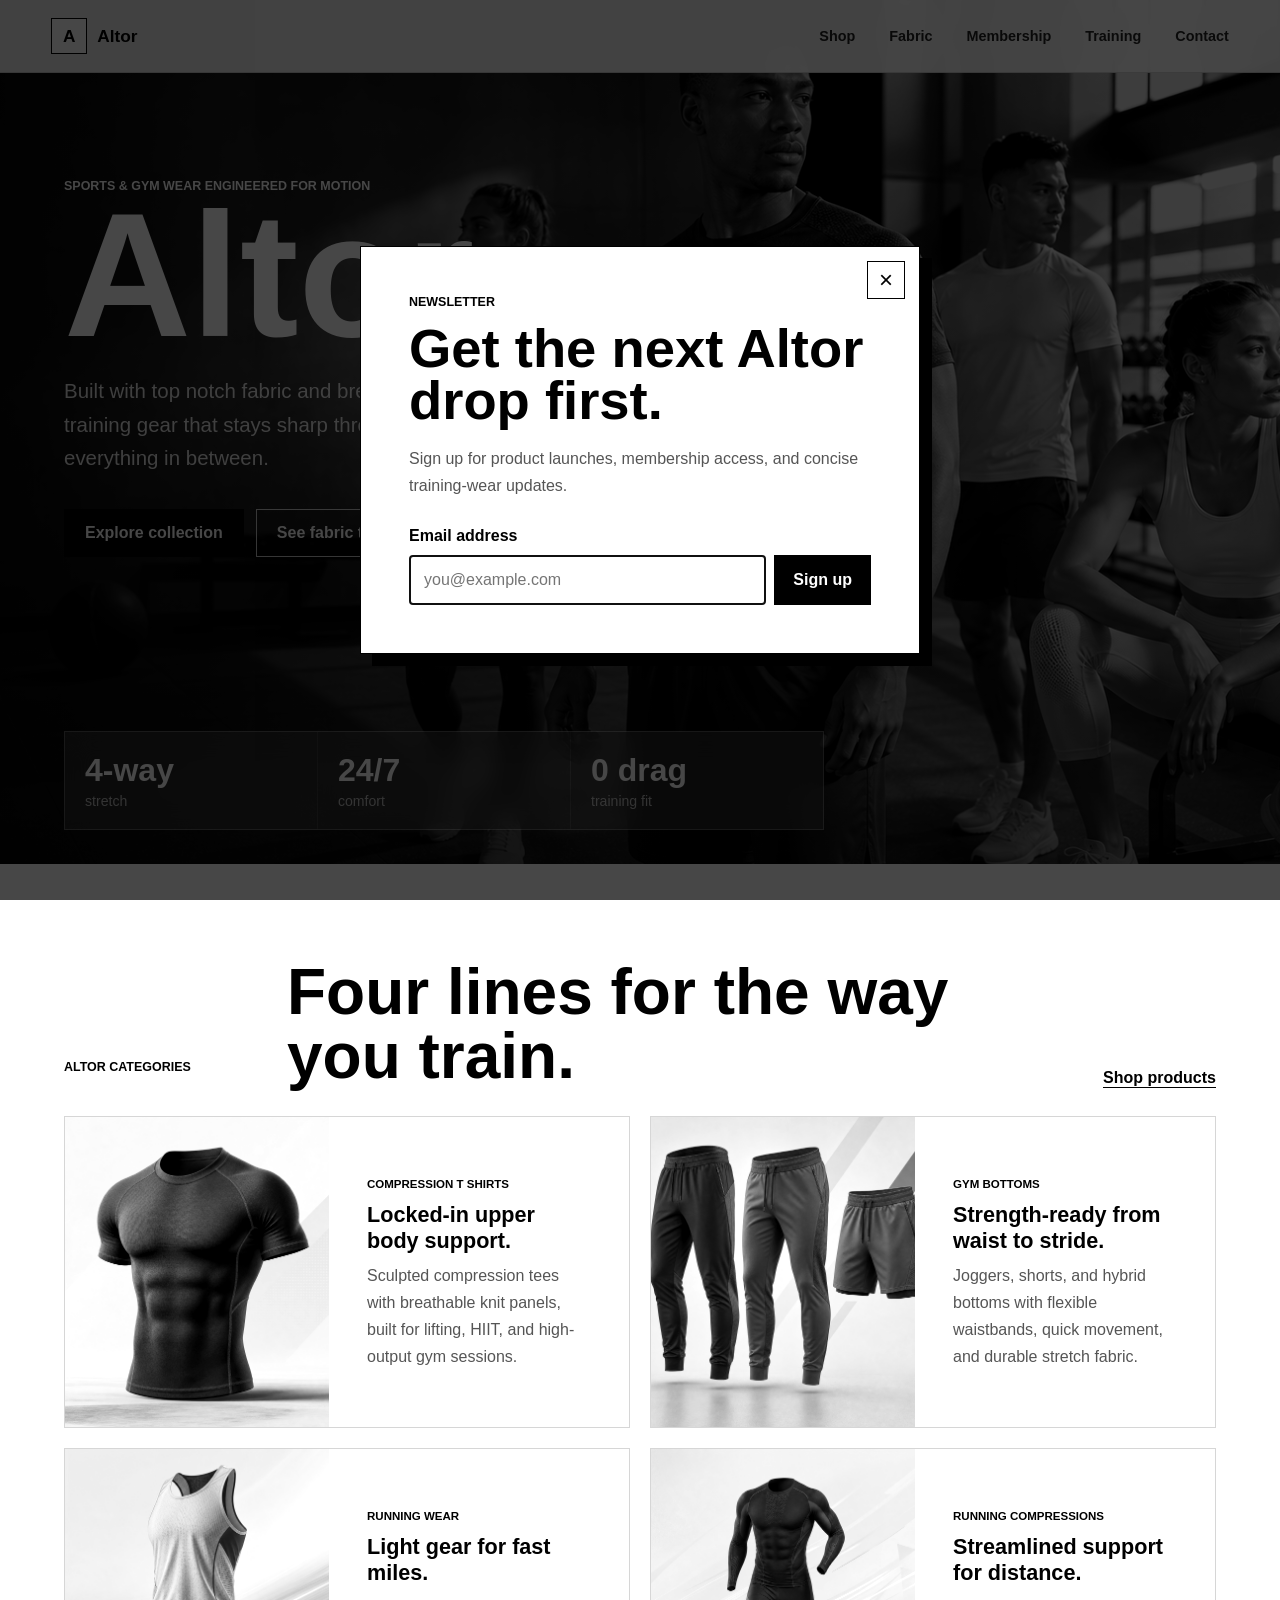
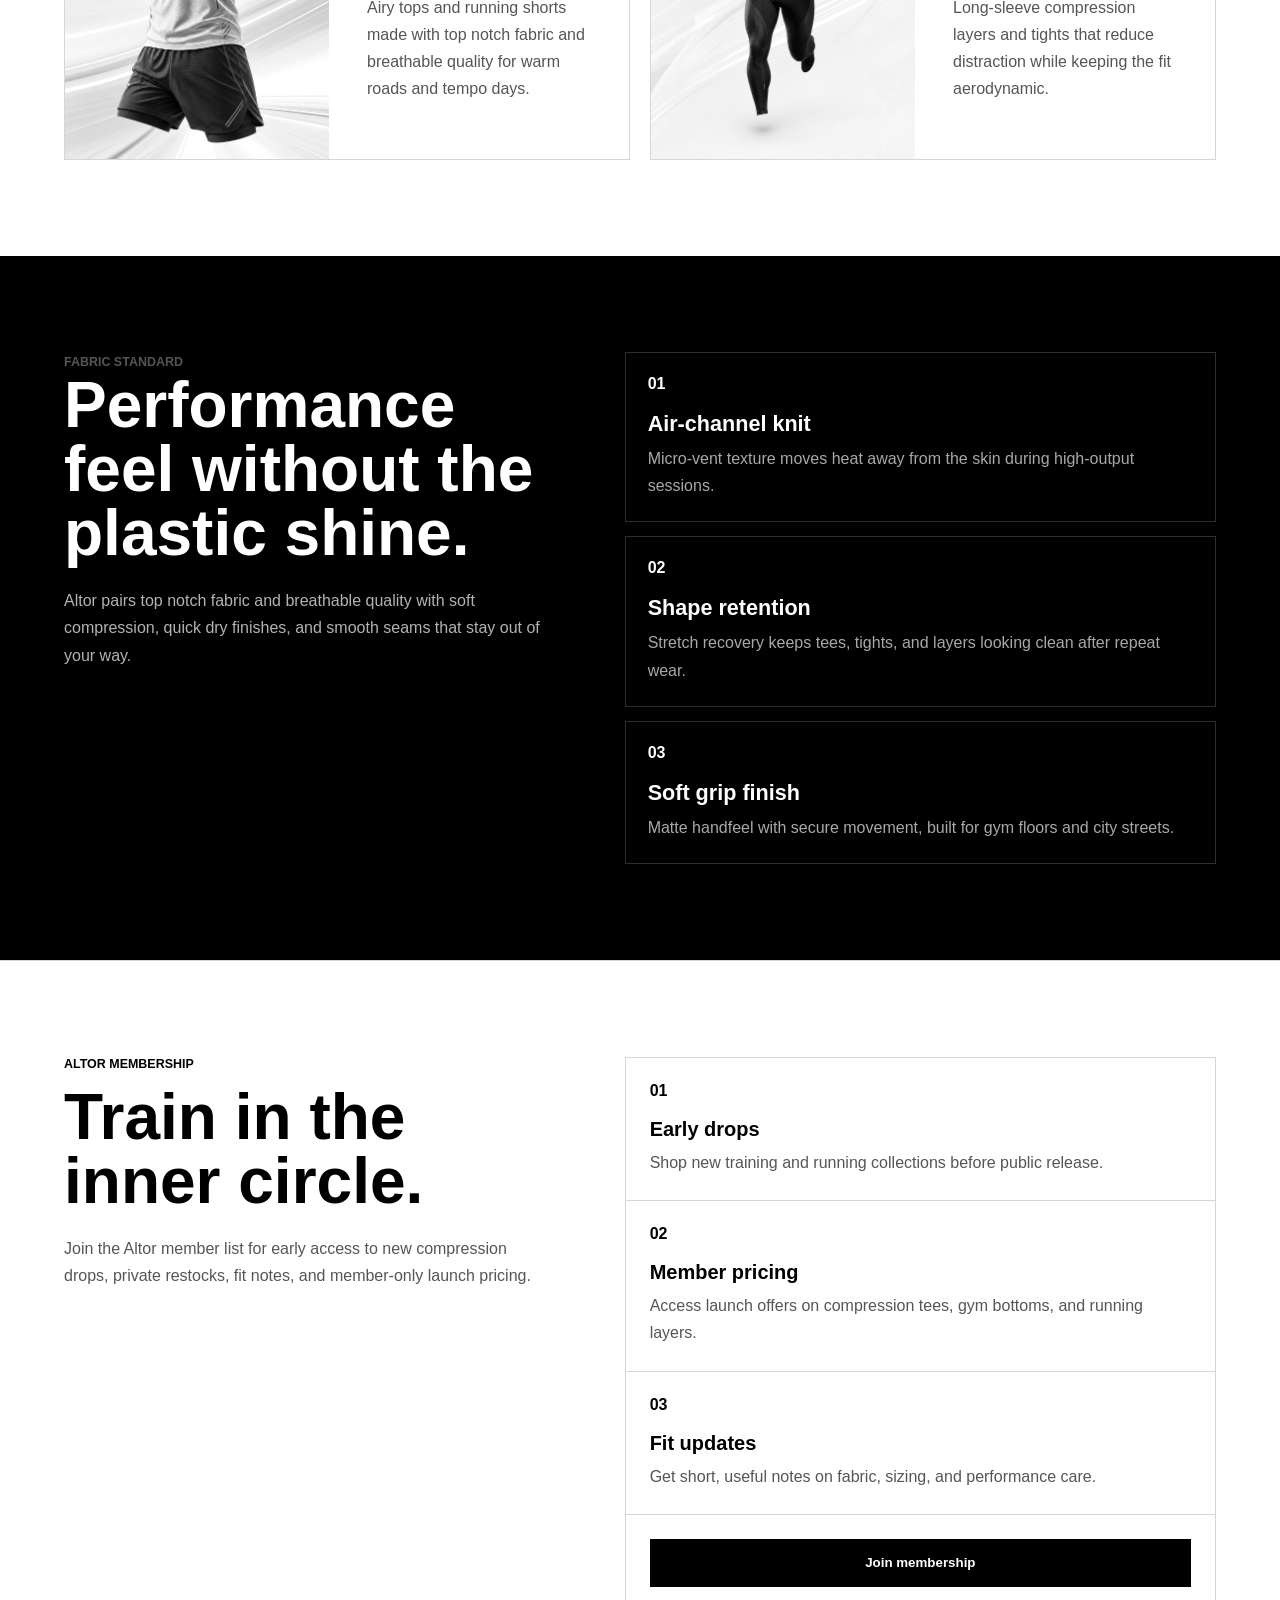
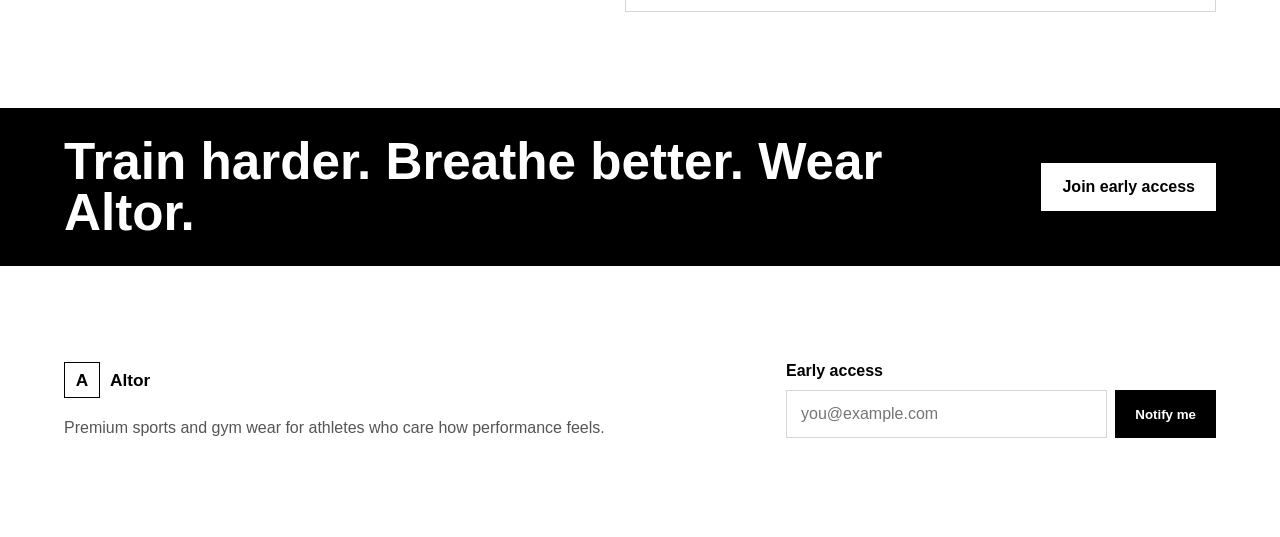
<file: index.html>
<!DOCTYPE html>
<html lang="en">
  <head>
    <meta charset="UTF-8" />
    <meta name="viewport" content="width=device-width, initial-scale=1.0" />
    <title>Altor | Sports & Gym Wear</title>
    <link rel="stylesheet" href="styles.css" />
  </head>
  <body>
    <header class="site-header">
      <a class="brand" href="index.html" aria-label="Altor home">
        <span class="brand-mark">A</span>
        <span>Altor</span>
      </a>
      <nav class="nav-links" aria-label="Primary navigation">
        <a href="shop.html">Shop</a>
        <a href="fabric.html">Fabric</a>
        <a href="membership.html">Membership</a>
        <a href="training.html">Training</a>
        <a href="contact.html">Contact</a>
      </nav>
      <button class="icon-button menu-toggle" type="button" aria-label="Open menu" aria-expanded="false">
        <span></span>
        <span></span>
      </button>
    </header>

    <main id="top">
      <section class="hero" aria-label="Altor performance wear">
        <img class="hero-image" src="assets/altor-hero.png" alt="Athletes wearing premium Altor gym wear" />
        <div class="hero-shade"></div>
        <div class="hero-content">
          <p class="eyebrow">Sports & gym wear engineered for motion</p>
          <h1>Altor</h1>
          <p class="hero-copy">
            Built with top notch fabric and breathable quality, Altor creates training gear that stays sharp through
            heavy lifts, long runs, and everything in between.
          </p>
          <div class="hero-actions">
            <a class="primary-button" href="shop.html">Explore collection</a>
            <a class="secondary-button" href="fabric.html">See fabric tech</a>
          </div>
        </div>
        <div class="hero-stats" aria-label="Brand highlights">
          <article>
            <strong>4-way</strong>
            <span>stretch</span>
          </article>
          <article>
            <strong>24/7</strong>
            <span>comfort</span>
          </article>
          <article>
            <strong>0 drag</strong>
            <span>training fit</span>
          </article>
        </div>
      </section>

      <section class="product-band" id="shop" aria-label="Altor product categories">
        <div class="section-heading">
          <p class="eyebrow">Altor categories</p>
          <h2>Four lines for the way you train.</h2>
          <a class="text-link" href="shop.html">Shop products</a>
        </div>
        <div class="category-grid">
          <article class="category-card">
            <img src="assets/compression-tshirts.png" alt="Altor compression t shirt illustration" />
            <div class="category-copy">
              <span class="tag">Compression T Shirts</span>
              <h3>Locked-in upper body support.</h3>
              <p>
                Sculpted compression tees with breathable knit panels, built for lifting, HIIT, and high-output gym
                sessions.
              </p>
            </div>
          </article>
          <article class="category-card">
            <img src="assets/gym-bottoms.png" alt="Altor gym bottoms illustration" />
            <div class="category-copy">
              <span class="tag">Gym Bottoms</span>
              <h3>Strength-ready from waist to stride.</h3>
              <p>
                Joggers, shorts, and hybrid bottoms with flexible waistbands, quick movement, and durable stretch
                fabric.
              </p>
            </div>
          </article>
          <article class="category-card">
            <img src="assets/running-wear.png" alt="Altor running wear illustration" />
            <div class="category-copy">
              <span class="tag">Running Wear</span>
              <h3>Light gear for fast miles.</h3>
              <p>
                Airy tops and running shorts made with top notch fabric and breathable quality for warm roads and
                tempo days.
              </p>
            </div>
          </article>
          <article class="category-card">
            <img src="assets/running-compressions.png" alt="Altor running compression illustration" />
            <div class="category-copy">
              <span class="tag">Running Compressions</span>
              <h3>Streamlined support for distance.</h3>
              <p>
                Long-sleeve compression layers and tights that reduce distraction while keeping the fit aerodynamic.
              </p>
            </div>
          </article>
        </div>
      </section>

      <section class="fabric-section" id="fabric">
        <div>
          <p class="eyebrow">Fabric standard</p>
          <h2>Performance feel without the plastic shine.</h2>
          <p>
            Altor pairs top notch fabric and breathable quality with soft compression, quick dry finishes, and smooth
            seams that stay out of your way.
          </p>
        </div>
        <div class="fabric-list">
          <article>
            <span>01</span>
            <h3>Air-channel knit</h3>
            <p>Micro-vent texture moves heat away from the skin during high-output sessions.</p>
          </article>
          <article>
            <span>02</span>
            <h3>Shape retention</h3>
            <p>Stretch recovery keeps tees, tights, and layers looking clean after repeat wear.</p>
          </article>
          <article>
            <span>03</span>
            <h3>Soft grip finish</h3>
            <p>Matte handfeel with secure movement, built for gym floors and city streets.</p>
          </article>
        </div>
      </section>

      <section class="membership-section" id="membership" aria-label="Altor membership">
        <div class="membership-copy">
          <p class="eyebrow">Altor membership</p>
          <h2>Train in the inner circle.</h2>
          <p>
            Join the Altor member list for early access to new compression drops, private restocks, fit notes, and
            member-only launch pricing.
          </p>
        </div>
        <div class="membership-panel">
          <article>
            <span>01</span>
            <h3>Early drops</h3>
            <p>Shop new training and running collections before public release.</p>
          </article>
          <article>
            <span>02</span>
            <h3>Member pricing</h3>
            <p>Access launch offers on compression tees, gym bottoms, and running layers.</p>
          </article>
          <article>
            <span>03</span>
            <h3>Fit updates</h3>
            <p>Get short, useful notes on fabric, sizing, and performance care.</p>
          </article>
          <button class="primary-button newsletter-open" type="button">Join membership</button>
        </div>
      </section>

      <section class="training-strip" id="training">
        <p>Train harder. Breathe better. Wear Altor.</p>
        <button class="newsletter-open" type="button">Join early access</button>
      </section>
    </main>

    <footer class="site-footer" id="contact">
      <div>
        <span class="brand footer-brand"><span class="brand-mark">A</span> Altor</span>
        <p>Premium sports and gym wear for athletes who care how performance feels.</p>
      </div>
      <form class="signup-form" aria-label="Join early access">
        <label for="email">Early access</label>
        <div>
          <input id="email" type="email" placeholder="you@example.com" />
          <button type="submit">Notify me</button>
        </div>
      </form>
    </footer>

    <div class="newsletter-modal" id="newsletter-modal" aria-hidden="true">
      <div class="modal-backdrop" data-close-modal></div>
      <section
        class="modal-card"
        role="dialog"
        aria-modal="true"
        aria-labelledby="newsletter-title"
        aria-describedby="newsletter-copy"
      >
        <button class="modal-close" type="button" aria-label="Close newsletter popup" data-close-modal>&times;</button>
        <p class="eyebrow">Newsletter</p>
        <h2 id="newsletter-title">Get the next Altor drop first.</h2>
        <p id="newsletter-copy">
          Sign up for product launches, membership access, and concise training-wear updates.
        </p>
        <form class="modal-form" aria-label="Newsletter signup">
          <label for="modal-email">Email address</label>
          <div>
            <input id="modal-email" type="email" placeholder="you@example.com" required />
            <button type="submit">Sign up</button>
          </div>
        </form>
      </section>
    </div>

    <script src="products.js"></script>
    <script src="script.js"></script>
  </body>
</html>
</file>
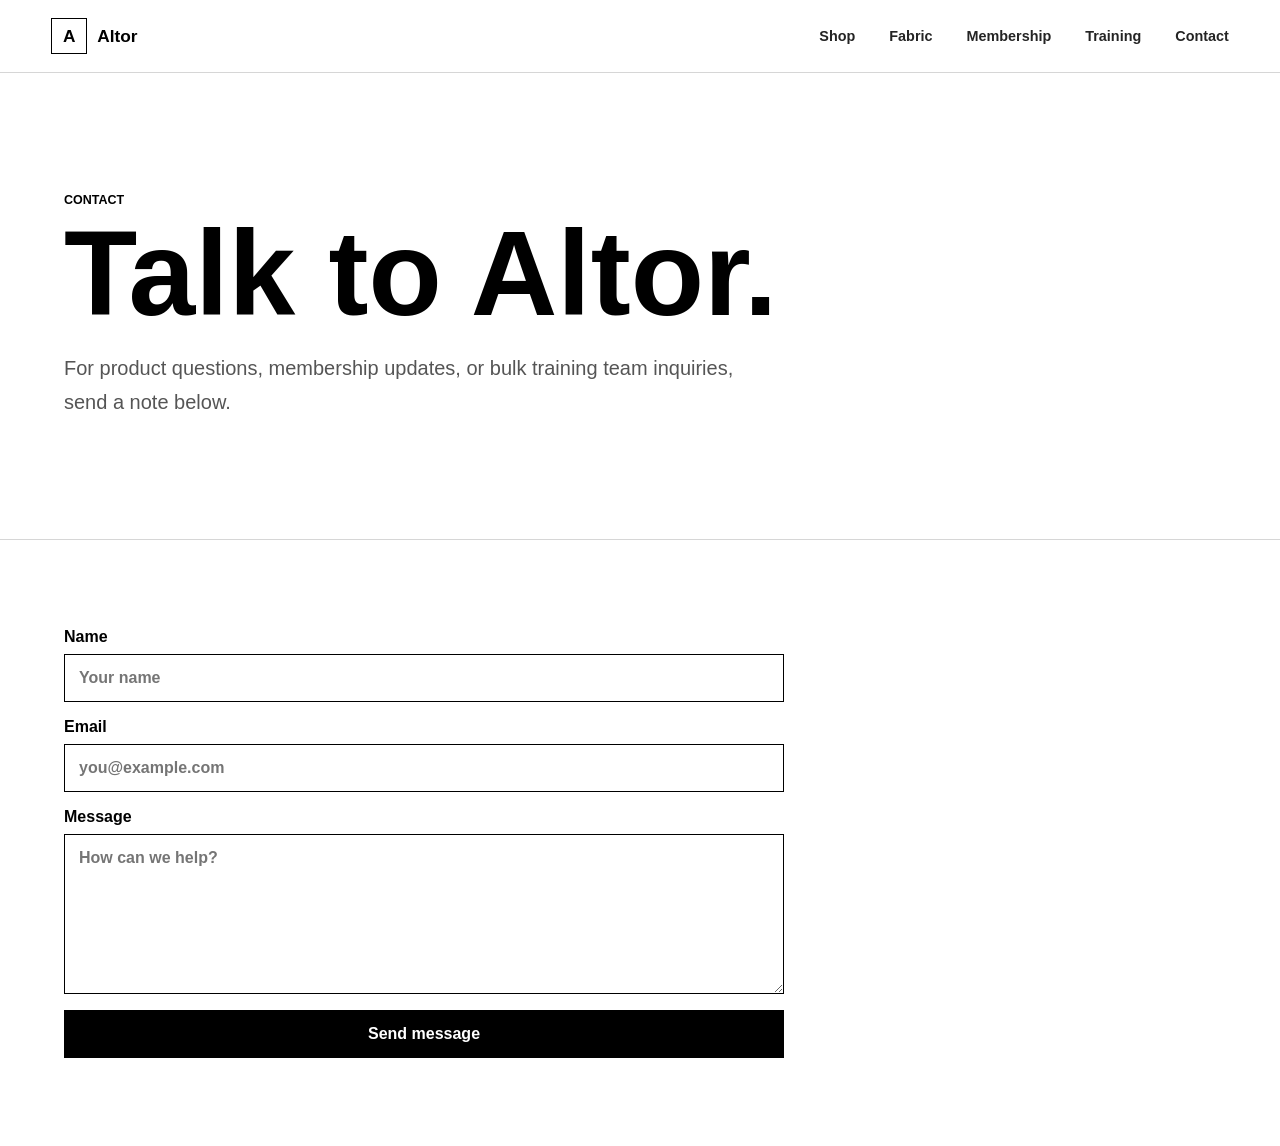
<file: contact.html>
<!DOCTYPE html>
<html lang="en">
  <head>
    <meta charset="UTF-8" />
    <meta name="viewport" content="width=device-width, initial-scale=1.0" />
    <title>Contact | Altor</title>
    <link rel="stylesheet" href="styles.css" />
  </head>
  <body>
    <header class="site-header">
      <a class="brand" href="index.html" aria-label="Altor home"><span class="brand-mark">A</span><span>Altor</span></a>
      <nav class="nav-links" aria-label="Primary navigation">
        <a href="shop.html">Shop</a><a href="fabric.html">Fabric</a><a href="membership.html">Membership</a><a href="training.html">Training</a><a href="contact.html">Contact</a>
      </nav>
      <button class="icon-button menu-toggle" type="button" aria-label="Open menu" aria-expanded="false"><span></span><span></span></button>
    </header>
    <main class="page-main">
      <section class="page-hero">
        <p class="eyebrow">Contact</p>
        <h1>Talk to Altor.</h1>
        <p>For product questions, membership updates, or bulk training team inquiries, send a note below.</p>
      </section>
      <section class="contact-section">
        <form class="contact-form">
          <label>Name<input type="text" placeholder="Your name" /></label>
          <label>Email<input type="email" placeholder="you@example.com" /></label>
          <label>Message<textarea placeholder="How can we help?"></textarea></label>
          <button type="submit">Send message</button>
        </form>
      </section>
    </main>
    <script src="products.js"></script><script src="script.js"></script>
  </body>
</html>
</file>
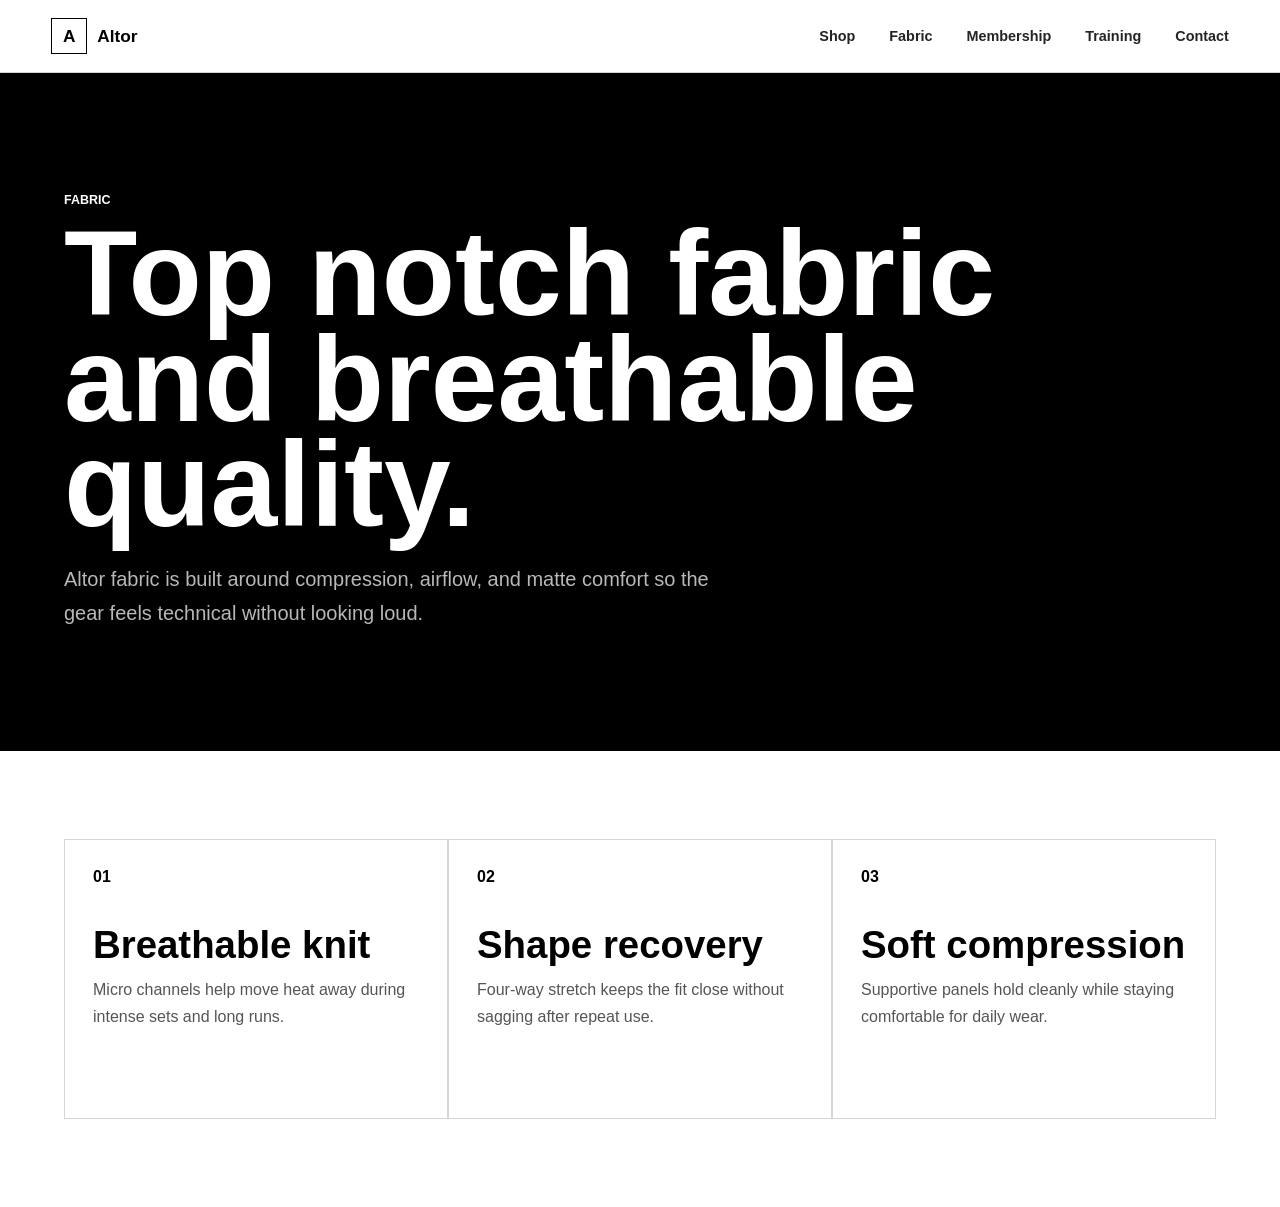
<file: fabric.html>
<!DOCTYPE html>
<html lang="en">
  <head>
    <meta charset="UTF-8" />
    <meta name="viewport" content="width=device-width, initial-scale=1.0" />
    <title>Fabric | Altor</title>
    <link rel="stylesheet" href="styles.css" />
  </head>
  <body>
    <header class="site-header">
      <a class="brand" href="index.html" aria-label="Altor home"><span class="brand-mark">A</span><span>Altor</span></a>
      <nav class="nav-links" aria-label="Primary navigation">
        <a href="shop.html">Shop</a><a href="fabric.html">Fabric</a><a href="membership.html">Membership</a><a href="training.html">Training</a><a href="contact.html">Contact</a>
      </nav>
      <button class="icon-button menu-toggle" type="button" aria-label="Open menu" aria-expanded="false"><span></span><span></span></button>
    </header>
    <main class="page-main">
      <section class="page-hero page-hero-dark">
        <p class="eyebrow">Fabric</p>
        <h1>Top notch fabric and breathable quality.</h1>
        <p>Altor fabric is built around compression, airflow, and matte comfort so the gear feels technical without looking loud.</p>
      </section>
      <section class="info-grid">
        <article><span>01</span><h2>Breathable knit</h2><p>Micro channels help move heat away during intense sets and long runs.</p></article>
        <article><span>02</span><h2>Shape recovery</h2><p>Four-way stretch keeps the fit close without sagging after repeat use.</p></article>
        <article><span>03</span><h2>Soft compression</h2><p>Supportive panels hold cleanly while staying comfortable for daily wear.</p></article>
      </section>
    </main>
    <script src="products.js"></script><script src="script.js"></script>
  </body>
</html>
</file>
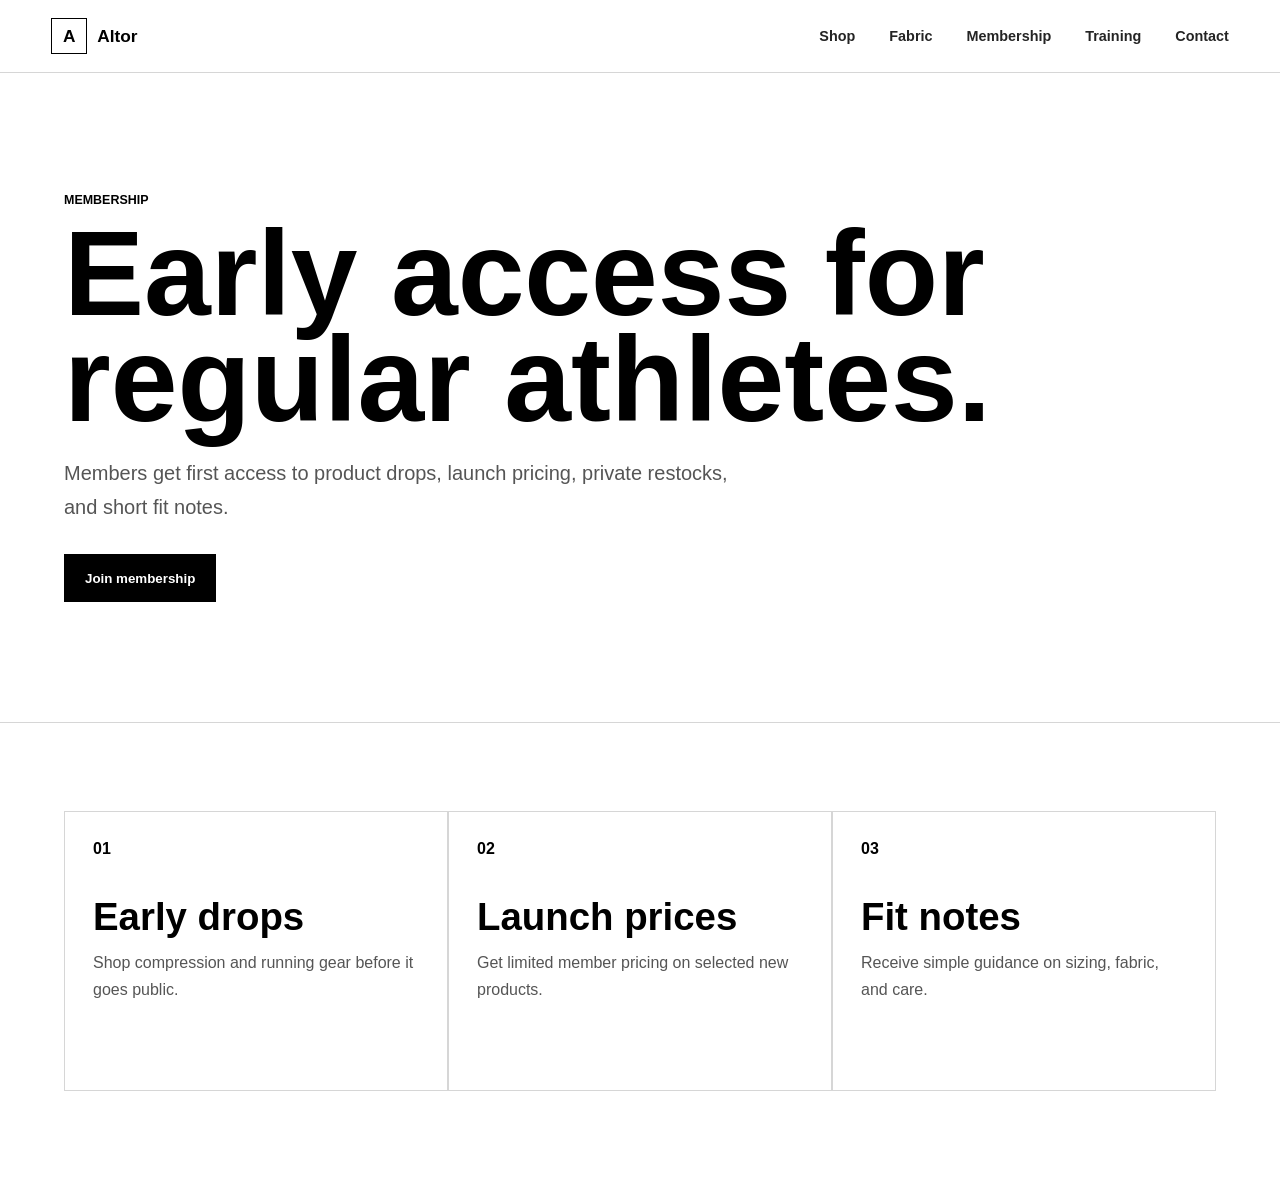
<file: membership.html>
<!DOCTYPE html>
<html lang="en">
  <head>
    <meta charset="UTF-8" />
    <meta name="viewport" content="width=device-width, initial-scale=1.0" />
    <title>Membership | Altor</title>
    <link rel="stylesheet" href="styles.css" />
  </head>
  <body>
    <header class="site-header">
      <a class="brand" href="index.html" aria-label="Altor home"><span class="brand-mark">A</span><span>Altor</span></a>
      <nav class="nav-links" aria-label="Primary navigation">
        <a href="shop.html">Shop</a><a href="fabric.html">Fabric</a><a href="membership.html">Membership</a><a href="training.html">Training</a><a href="contact.html">Contact</a>
      </nav>
      <button class="icon-button menu-toggle" type="button" aria-label="Open menu" aria-expanded="false"><span></span><span></span></button>
    </header>
    <main class="page-main">
      <section class="page-hero">
        <p class="eyebrow">Membership</p>
        <h1>Early access for regular athletes.</h1>
        <p>Members get first access to product drops, launch pricing, private restocks, and short fit notes.</p>
        <button class="primary-button newsletter-open" type="button">Join membership</button>
      </section>
      <section class="info-grid">
        <article><span>01</span><h2>Early drops</h2><p>Shop compression and running gear before it goes public.</p></article>
        <article><span>02</span><h2>Launch prices</h2><p>Get limited member pricing on selected new products.</p></article>
        <article><span>03</span><h2>Fit notes</h2><p>Receive simple guidance on sizing, fabric, and care.</p></article>
      </section>
    </main>
    <div class="newsletter-modal" id="newsletter-modal" aria-hidden="true">
      <div class="modal-backdrop" data-close-modal></div>
      <section class="modal-card" role="dialog" aria-modal="true" aria-labelledby="newsletter-title">
        <button class="modal-close" type="button" aria-label="Close newsletter popup" data-close-modal>&times;</button>
        <p class="eyebrow">Newsletter</p>
        <h2 id="newsletter-title">Get the next Altor drop first.</h2>
        <p>Sign up for product launches, membership access, and concise training-wear updates.</p>
        <form class="modal-form" aria-label="Newsletter signup"><label for="modal-email">Email address</label><div><input id="modal-email" type="email" placeholder="you@example.com" required /><button type="submit">Sign up</button></div></form>
      </section>
    </div>
    <script src="products.js"></script><script src="script.js"></script>
  </body>
</html>
</file>
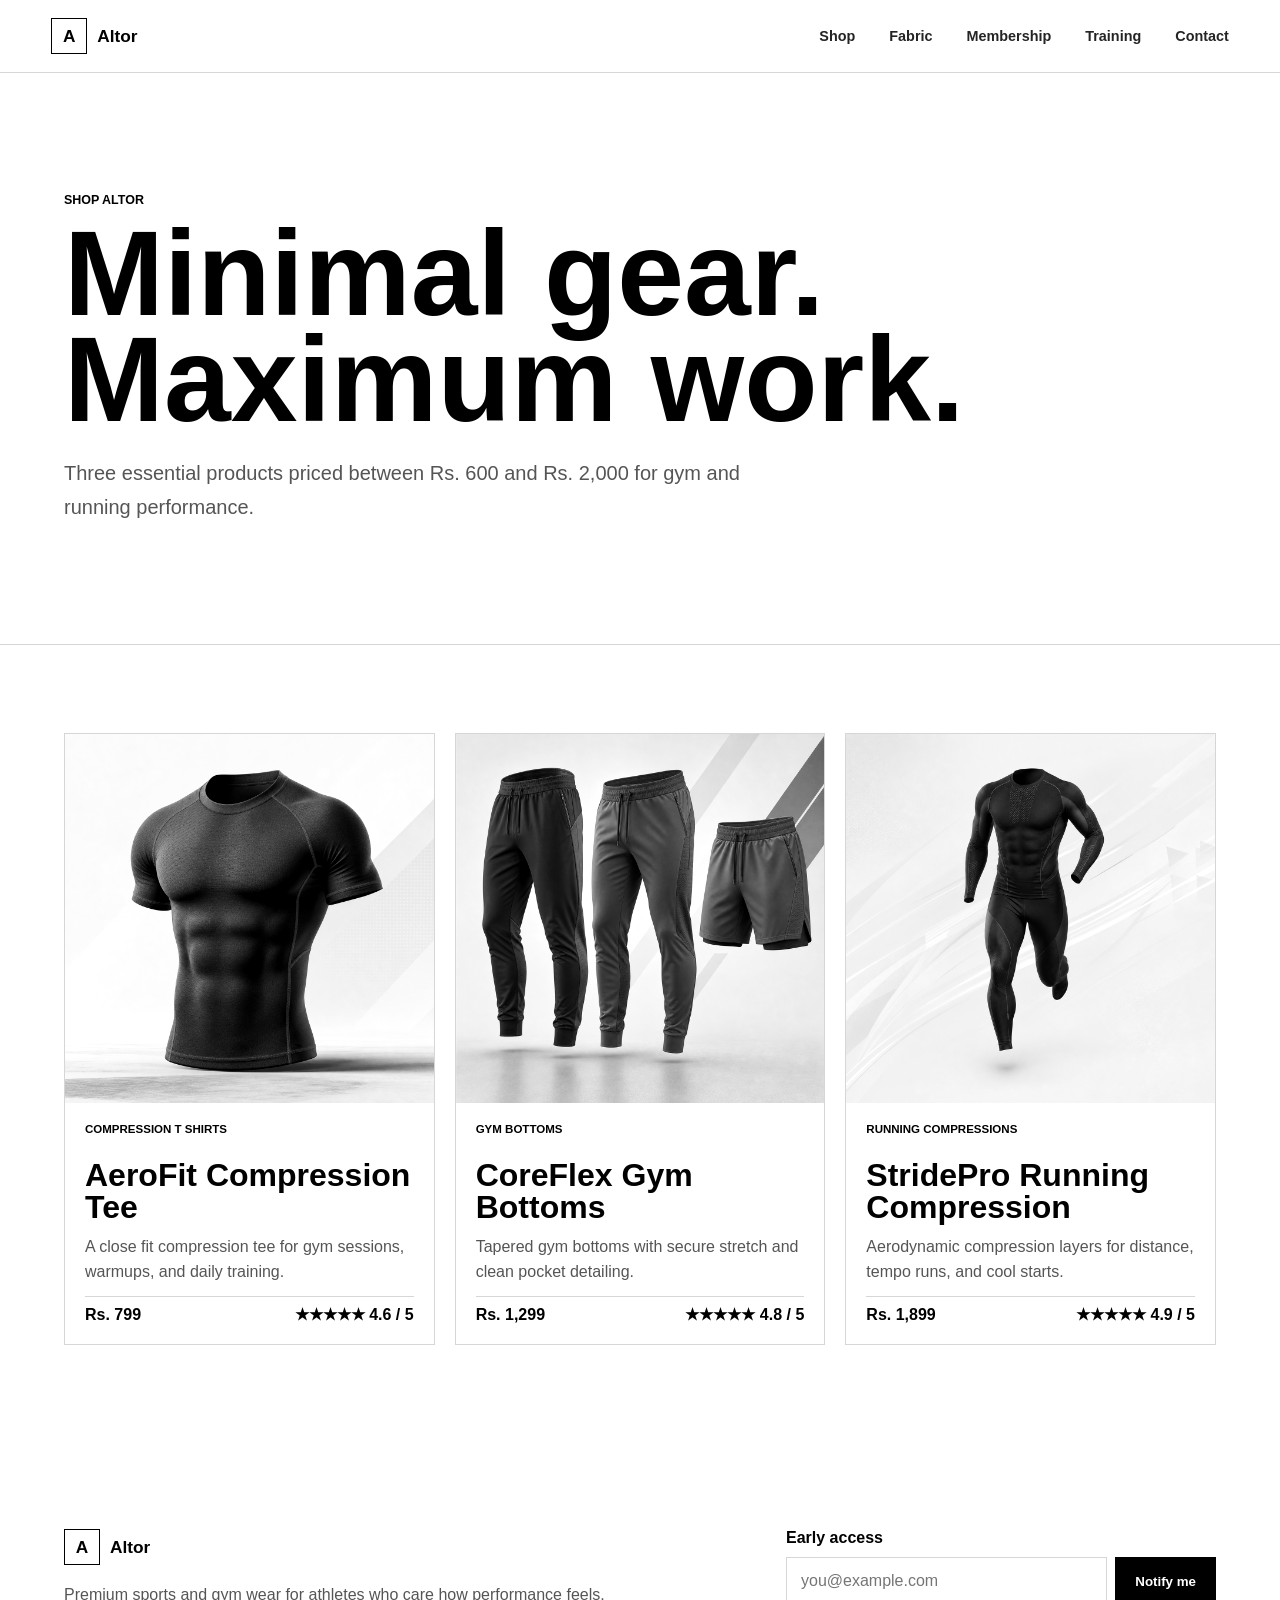
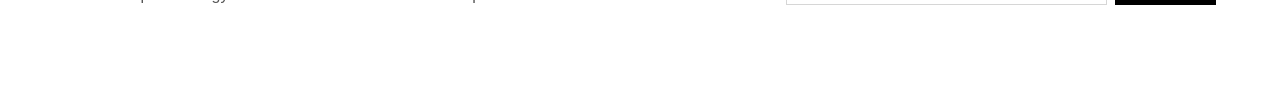
<file: shop.html>
<!DOCTYPE html>
<html lang="en">
  <head>
    <meta charset="UTF-8" />
    <meta name="viewport" content="width=device-width, initial-scale=1.0" />
    <title>Shop | Altor</title>
    <link rel="stylesheet" href="styles.css" />
  </head>
  <body>
    <header class="site-header">
      <a class="brand" href="index.html" aria-label="Altor home">
        <span class="brand-mark">A</span>
        <span>Altor</span>
      </a>
      <nav class="nav-links" aria-label="Primary navigation">
        <a href="shop.html">Shop</a>
        <a href="fabric.html">Fabric</a>
        <a href="membership.html">Membership</a>
        <a href="training.html">Training</a>
        <a href="contact.html">Contact</a>
      </nav>
      <button class="icon-button menu-toggle" type="button" aria-label="Open menu" aria-expanded="false">
        <span></span>
        <span></span>
      </button>
    </header>

    <main class="page-main">
      <section class="page-hero">
        <p class="eyebrow">Shop Altor</p>
        <h1>Minimal gear. Maximum work.</h1>
        <p>Three essential products priced between Rs. 600 and Rs. 2,000 for gym and running performance.</p>
      </section>

      <section class="shop-section" aria-label="Altor products">
        <div class="product-list" data-product-list></div>
      </section>
    </main>

    <footer class="site-footer" id="contact">
      <div>
        <span class="brand footer-brand"><span class="brand-mark">A</span> Altor</span>
        <p>Premium sports and gym wear for athletes who care how performance feels.</p>
      </div>
      <form class="signup-form" aria-label="Join early access">
        <label for="email">Early access</label>
        <div>
          <input id="email" type="email" placeholder="you@example.com" />
          <button type="submit">Notify me</button>
        </div>
      </form>
    </footer>

    <script src="products.js"></script>
    <script src="script.js"></script>
  </body>
</html>
</file>
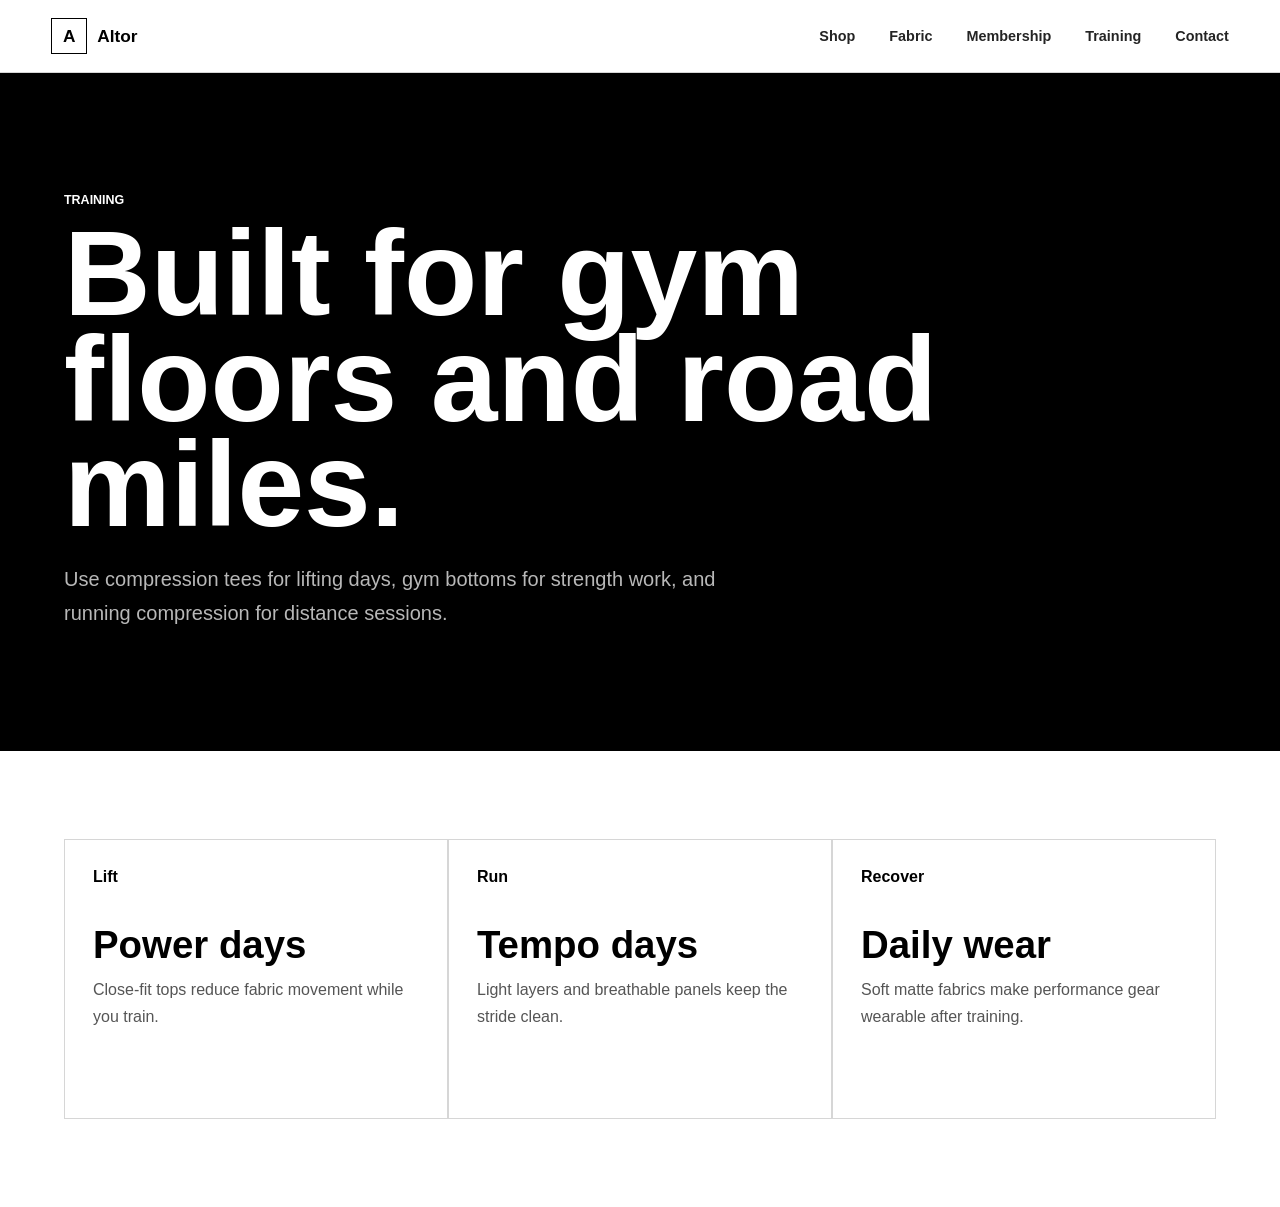
<file: training.html>
<!DOCTYPE html>
<html lang="en">
  <head>
    <meta charset="UTF-8" />
    <meta name="viewport" content="width=device-width, initial-scale=1.0" />
    <title>Training | Altor</title>
    <link rel="stylesheet" href="styles.css" />
  </head>
  <body>
    <header class="site-header">
      <a class="brand" href="index.html" aria-label="Altor home"><span class="brand-mark">A</span><span>Altor</span></a>
      <nav class="nav-links" aria-label="Primary navigation">
        <a href="shop.html">Shop</a><a href="fabric.html">Fabric</a><a href="membership.html">Membership</a><a href="training.html">Training</a><a href="contact.html">Contact</a>
      </nav>
      <button class="icon-button menu-toggle" type="button" aria-label="Open menu" aria-expanded="false"><span></span><span></span></button>
    </header>
    <main class="page-main">
      <section class="page-hero page-hero-dark">
        <p class="eyebrow">Training</p>
        <h1>Built for gym floors and road miles.</h1>
        <p>Use compression tees for lifting days, gym bottoms for strength work, and running compression for distance sessions.</p>
      </section>
      <section class="info-grid">
        <article><span>Lift</span><h2>Power days</h2><p>Close-fit tops reduce fabric movement while you train.</p></article>
        <article><span>Run</span><h2>Tempo days</h2><p>Light layers and breathable panels keep the stride clean.</p></article>
        <article><span>Recover</span><h2>Daily wear</h2><p>Soft matte fabrics make performance gear wearable after training.</p></article>
      </section>
    </main>
    <script src="products.js"></script><script src="script.js"></script>
  </body>
</html>
</file>
<file: styles.css>
:root {
  --ink: #000000;
  --muted: #555555;
  --paper: #ffffff;
  --soft: #f4f4f4;
  --line: rgba(0, 0, 0, 0.16);
  --dark-line: rgba(255, 255, 255, 0.18);
  --white: #ffffff;
}

* {
  box-sizing: border-box;
}

html {
  scroll-behavior: smooth;
}

body {
  margin: 0;
  color: var(--ink);
  background: var(--paper);
  font-family: Arial, Helvetica, sans-serif;
}

a {
  color: inherit;
  text-decoration: none;
}

.site-header {
  position: fixed;
  inset: 0 0 auto;
  z-index: 10;
  display: flex;
  align-items: center;
  justify-content: space-between;
  gap: 24px;
  padding: 18px clamp(18px, 4vw, 56px);
  color: var(--ink);
  background: rgba(255, 255, 255, 0.92);
  border-bottom: 1px solid var(--line);
  backdrop-filter: blur(18px);
}

.brand {
  display: inline-flex;
  align-items: center;
  gap: 10px;
  font-weight: 800;
  font-size: 1.08rem;
}

.brand-mark {
  display: grid;
  width: 36px;
  height: 36px;
  place-items: center;
  color: var(--ink);
  background: var(--white);
  border: 1px solid var(--ink);
  font-weight: 800;
}

.nav-links {
  display: flex;
  align-items: center;
  gap: clamp(16px, 3vw, 34px);
  font-size: 0.9rem;
  font-weight: 600;
}

.nav-links a {
  opacity: 0.86;
}

.nav-links a:hover {
  opacity: 1;
}

.icon-button {
  display: none;
  width: 42px;
  height: 42px;
  border: 1px solid var(--ink);
  border-radius: 0;
  background: var(--white);
}

.icon-button span {
  display: block;
  width: 17px;
  height: 2px;
  margin: 5px auto;
  background: var(--ink);
}

.hero {
  position: relative;
  min-height: 96vh;
  display: grid;
  align-items: center;
  overflow: hidden;
  padding: 110px clamp(18px, 5vw, 72px) 34px;
  color: var(--white);
  background: var(--ink);
}

.hero-image,
.hero-shade {
  position: absolute;
  inset: 0;
}

.hero-image {
  width: 100%;
  height: 100%;
  object-fit: cover;
  object-position: 64% center;
  filter: grayscale(1) contrast(1.08);
}

.hero-shade {
  background:
    linear-gradient(90deg, rgba(0, 0, 0, 0.82) 0%, rgba(0, 0, 0, 0.52) 36%, rgba(0, 0, 0, 0.1) 72%),
    linear-gradient(0deg, rgba(0, 0, 0, 0.45), rgba(0, 0, 0, 0.04) 45%);
}

.hero-content {
  position: relative;
  z-index: 1;
  width: min(650px, 100%);
  padding-top: 34px;
}

.eyebrow {
  margin: 0 0 14px;
  color: currentColor;
  font-size: 0.78rem;
  font-weight: 800;
  text-transform: uppercase;
}

.hero h1 {
  margin: 0;
  font-size: clamp(4.8rem, 14vw, 11rem);
  line-height: 0.78;
  font-weight: 800;
}

.hero-copy {
  max-width: 590px;
  margin: 30px 0 0;
  color: rgba(255, 255, 255, 0.88);
  font-size: clamp(1.02rem, 2vw, 1.28rem);
  line-height: 1.65;
}

.hero-actions {
  display: flex;
  flex-wrap: wrap;
  gap: 12px;
  margin-top: 34px;
}

.primary-button,
.secondary-button,
.training-strip a,
.signup-form button {
  min-height: 48px;
  display: inline-flex;
  align-items: center;
  justify-content: center;
  border: 1px solid transparent;
  border-radius: 0;
  padding: 0 20px;
  font-weight: 800;
  cursor: pointer;
}

.primary-button,
.signup-form button {
  color: var(--white);
  background: var(--ink);
}

.secondary-button {
  color: var(--white);
  border-color: rgba(255, 255, 255, 0.76);
  background: rgba(0, 0, 0, 0.18);
}

.hero-stats {
  position: relative;
  z-index: 1;
  display: grid;
  grid-template-columns: repeat(3, minmax(0, 1fr));
  gap: 1px;
  width: min(760px, 100%);
  align-self: end;
  margin-top: 70px;
  background: rgba(255, 255, 255, 0.18);
  border: 1px solid rgba(255, 255, 255, 0.18);
}

.hero-stats article {
  padding: 20px;
  background: rgba(0, 0, 0, 0.3);
  backdrop-filter: blur(12px);
}

.hero-stats strong,
.hero-stats span {
  display: block;
}

.hero-stats strong {
  font-size: clamp(1.35rem, 4vw, 2rem);
}

.hero-stats span {
  margin-top: 4px;
  color: rgba(255, 255, 255, 0.68);
  font-size: 0.88rem;
}

.product-band,
.fabric-section,
.membership-section,
.site-footer {
  padding: clamp(56px, 8vw, 96px) clamp(18px, 5vw, 72px);
}

.section-heading {
  display: flex;
  align-items: end;
  justify-content: space-between;
  gap: 28px;
  margin-bottom: 28px;
}

.text-link {
  flex: 0 0 auto;
  border-bottom: 1px solid currentColor;
  font-weight: 800;
}

.section-heading h2,
.fabric-section h2 {
  max-width: 720px;
  margin: 0;
  font-size: clamp(2.1rem, 5vw, 4.2rem);
  line-height: 1;
}

.category-grid {
  display: grid;
  grid-template-columns: repeat(2, minmax(0, 1fr));
  gap: 20px;
}

.category-card {
  display: grid;
  grid-template-columns: minmax(220px, 0.88fr) minmax(0, 1fr);
  align-items: center;
  overflow: hidden;
  border: 1px solid var(--line);
  border-radius: 0;
  background: var(--white);
}

.category-card img {
  width: 100%;
  height: 100%;
  min-height: 310px;
  object-fit: cover;
  background: var(--soft);
  filter: grayscale(1) contrast(1.08);
}

.category-copy {
  padding: clamp(22px, 4vw, 38px);
}

.tag {
  display: inline-flex;
  margin-bottom: 12px;
  color: var(--ink);
  font-size: 0.72rem;
  font-weight: 800;
  text-transform: uppercase;
}

.category-card h3,
.fabric-list h3 {
  margin: 0 0 8px;
  font-size: 1.35rem;
}

.category-card p,
.fabric-section p,
.site-footer p {
  margin: 0;
  color: var(--muted);
  line-height: 1.7;
}

.fabric-section {
  display: grid;
  grid-template-columns: minmax(0, 0.9fr) minmax(0, 1.1fr);
  gap: clamp(28px, 6vw, 82px);
  background: var(--ink);
  color: var(--white);
}

.fabric-section > div > p:not(.eyebrow) {
  max-width: 560px;
  margin-top: 22px;
  color: rgba(255, 255, 255, 0.7);
}

.fabric-list {
  display: grid;
  gap: 14px;
}

.fabric-list article {
  padding: 22px;
  border: 1px solid var(--dark-line);
  border-radius: 0;
  background: transparent;
}

.fabric-list span {
  display: inline-flex;
  margin-bottom: 18px;
  color: var(--white);
  font-weight: 800;
}

.fabric-list p {
  color: rgba(255, 255, 255, 0.66);
}

.membership-section {
  display: grid;
  grid-template-columns: minmax(0, 0.9fr) minmax(0, 1.1fr);
  gap: clamp(28px, 6vw, 82px);
  background: var(--white);
  border-top: 1px solid var(--line);
}

.membership-copy h2 {
  max-width: 720px;
  margin: 0;
  font-size: clamp(2.1rem, 5vw, 4.2rem);
  line-height: 1;
}

.membership-copy p:not(.eyebrow) {
  max-width: 560px;
  margin: 22px 0 0;
  color: var(--muted);
  line-height: 1.7;
}

.membership-panel {
  display: grid;
  gap: 0;
  border: 1px solid var(--line);
}

.membership-panel article {
  padding: 24px;
  border-bottom: 1px solid var(--line);
}

.membership-panel span {
  display: inline-flex;
  margin-bottom: 18px;
  font-weight: 800;
}

.membership-panel h3 {
  margin: 0 0 8px;
  font-size: 1.25rem;
}

.membership-panel p {
  margin: 0;
  color: var(--muted);
  line-height: 1.7;
}

.membership-panel .primary-button {
  width: calc(100% - 48px);
  margin: 24px;
  border: 0;
}

.training-strip {
  display: flex;
  align-items: center;
  justify-content: space-between;
  gap: 22px;
  padding: 28px clamp(18px, 5vw, 72px);
  color: var(--white);
  background: var(--ink);
}

.training-strip p {
  margin: 0;
  font-size: clamp(1.45rem, 4vw, 3.4rem);
  font-weight: 800;
  line-height: 1;
}

.training-strip button {
  flex: 0 0 auto;
  min-height: 48px;
  border: 1px solid var(--white);
  border-radius: 0;
  padding: 0 20px;
  color: var(--ink);
  background: var(--white);
  font: inherit;
  font-weight: 800;
  cursor: pointer;
}

.site-footer {
  display: flex;
  justify-content: space-between;
  gap: 28px;
  background: var(--paper);
}

.footer-brand {
  margin-bottom: 16px;
}

.signup-form {
  width: min(430px, 100%);
}

.signup-form label {
  display: block;
  margin-bottom: 10px;
  font-weight: 800;
}

.signup-form div {
  display: flex;
  gap: 8px;
}

.signup-form input {
  width: 100%;
  min-height: 48px;
  border: 1px solid var(--line);
  border-radius: 0;
  padding: 0 14px;
  font: inherit;
}

.signup-form button {
  flex: 0 0 auto;
  border: 0;
}

.newsletter-modal {
  position: fixed;
  inset: 0;
  z-index: 30;
  display: none;
  place-items: center;
  padding: 18px;
}

.newsletter-modal.is-open {
  display: grid;
}

.modal-backdrop {
  position: absolute;
  inset: 0;
  background: rgba(0, 0, 0, 0.72);
}

.modal-card {
  position: relative;
  z-index: 1;
  width: min(560px, 100%);
  padding: clamp(28px, 5vw, 48px);
  color: var(--ink);
  background: var(--white);
  border: 1px solid var(--ink);
  box-shadow: 12px 12px 0 var(--ink);
}

.modal-card h2 {
  margin: 0;
  font-size: clamp(2rem, 6vw, 3.4rem);
  line-height: 0.96;
}

.modal-card p:not(.eyebrow) {
  margin: 18px 0 0;
  color: var(--muted);
  line-height: 1.7;
}

.modal-close {
  position: absolute;
  top: 14px;
  right: 14px;
  width: 38px;
  height: 38px;
  border: 1px solid var(--ink);
  color: var(--ink);
  background: var(--white);
  font-size: 1.5rem;
  line-height: 1;
  cursor: pointer;
}

.modal-form {
  margin-top: 28px;
}

.modal-form label {
  display: block;
  margin-bottom: 10px;
  font-weight: 800;
}

.modal-form div {
  display: flex;
  gap: 8px;
}

.modal-form input {
  width: 100%;
  min-height: 50px;
  border: 1px solid var(--ink);
  border-radius: 0;
  padding: 0 14px;
  font: inherit;
}

.modal-form button {
  flex: 0 0 auto;
  min-height: 50px;
  border: 1px solid var(--ink);
  padding: 0 18px;
  color: var(--white);
  background: var(--ink);
  font: inherit;
  font-weight: 800;
  cursor: pointer;
}

.page-main {
  padding-top: 73px;
}

.page-hero {
  padding: clamp(70px, 10vw, 120px) clamp(18px, 5vw, 72px);
  border-bottom: 1px solid var(--line);
  background: var(--white);
}

.page-hero-dark {
  color: var(--white);
  background: var(--ink);
}

.page-hero h1 {
  max-width: 960px;
  margin: 0;
  font-size: clamp(3rem, 10vw, 7.5rem);
  line-height: 0.88;
}

.page-hero p:not(.eyebrow) {
  max-width: 680px;
  margin: 24px 0 0;
  color: var(--muted);
  font-size: clamp(1rem, 2vw, 1.25rem);
  line-height: 1.7;
}

.page-hero-dark p:not(.eyebrow) {
  color: rgba(255, 255, 255, 0.72);
}

.page-hero .primary-button {
  margin-top: 30px;
}

.shop-section,
.info-grid,
.contact-section {
  padding: clamp(46px, 7vw, 88px) clamp(18px, 5vw, 72px);
}

.product-list {
  display: grid;
  grid-template-columns: repeat(3, minmax(0, 1fr));
  gap: 20px;
}

.store-card {
  display: grid;
  color: var(--ink);
  border: 1px solid var(--line);
  background: var(--white);
}

.store-card img {
  width: 100%;
  aspect-ratio: 1;
  object-fit: cover;
  background: var(--soft);
  filter: grayscale(1) contrast(1.08);
}

.store-card-body {
  display: grid;
  gap: 12px;
  padding: 20px;
}

.store-card h2 {
  margin: 0;
  font-size: clamp(1.3rem, 3vw, 2rem);
  line-height: 1;
}

.store-card p {
  margin: 0;
  color: var(--muted);
  line-height: 1.55;
}

.product-meta {
  display: flex;
  flex-wrap: wrap;
  gap: 10px;
  align-items: center;
  justify-content: space-between;
  padding-top: 8px;
  border-top: 1px solid var(--line);
  font-weight: 800;
}

.rating {
  white-space: nowrap;
}

.product-detail {
  display: grid;
  grid-template-columns: minmax(0, 1fr) minmax(0, 0.95fr);
  min-height: calc(100vh - 73px);
}

.detail-image {
  display: grid;
  place-items: center;
  padding: clamp(24px, 6vw, 72px);
  background: var(--soft);
}

.detail-image img {
  width: min(620px, 100%);
  aspect-ratio: 1;
  object-fit: cover;
  border: 1px solid var(--line);
  filter: grayscale(1) contrast(1.08);
}

.detail-copy {
  display: grid;
  align-content: center;
  gap: 22px;
  padding: clamp(32px, 6vw, 78px);
}

.detail-copy h1 {
  margin: 0;
  font-size: clamp(2.8rem, 7vw, 6.4rem);
  line-height: 0.9;
}

.detail-copy p {
  margin: 0;
  color: var(--muted);
  line-height: 1.7;
}

.detail-price {
  display: flex;
  flex-wrap: wrap;
  gap: 16px;
  align-items: center;
  justify-content: space-between;
  padding: 18px 0;
  border-block: 1px solid var(--line);
  font-size: 1.2rem;
  font-weight: 800;
}

.spec-list {
  display: grid;
  gap: 10px;
  margin: 0;
  padding: 0;
  list-style: none;
}

.spec-list li {
  padding: 14px 0;
  border-bottom: 1px solid var(--line);
}

.detail-actions {
  display: flex;
  flex-wrap: wrap;
  gap: 10px;
}

.detail-actions a,
.detail-actions button,
.contact-form button {
  min-height: 48px;
  border: 1px solid var(--ink);
  padding: 0 20px;
  color: var(--white);
  background: var(--ink);
  font: inherit;
  font-weight: 800;
  cursor: pointer;
}

.detail-actions a.secondary-button {
  color: var(--ink);
  background: var(--white);
}

.info-grid {
  display: grid;
  grid-template-columns: repeat(3, minmax(0, 1fr));
  gap: 0;
}

.info-grid article {
  min-height: 280px;
  padding: 28px;
  border: 1px solid var(--line);
}

.info-grid span {
  display: inline-flex;
  margin-bottom: 40px;
  font-weight: 800;
}

.info-grid h2 {
  margin: 0 0 12px;
  font-size: clamp(1.5rem, 3vw, 2.6rem);
  line-height: 1;
}

.info-grid p {
  margin: 0;
  color: var(--muted);
  line-height: 1.7;
}

.contact-form {
  display: grid;
  gap: 16px;
  max-width: 720px;
}

.contact-form label {
  display: grid;
  gap: 8px;
  font-weight: 800;
}

.contact-form input,
.contact-form textarea {
  width: 100%;
  border: 1px solid var(--ink);
  padding: 14px;
  font: inherit;
}

.contact-form textarea {
  min-height: 160px;
  resize: vertical;
}

@media (max-width: 780px) {
  .site-header {
    padding-inline: 18px;
  }

  .icon-button {
    display: block;
  }

  .nav-links {
    position: absolute;
    top: 68px;
    right: 18px;
    display: none;
    width: min(260px, calc(100vw - 36px));
    flex-direction: column;
    align-items: stretch;
    gap: 0;
    padding: 10px;
    color: var(--ink);
    background: var(--white);
    border: 1px solid var(--ink);
    border-radius: 0;
  }

  .nav-open .nav-links {
    display: flex;
  }

  .nav-links a {
    padding: 12px;
  }

  .hero {
    min-height: 92vh;
  }

  .hero-image {
    object-position: 72% center;
  }

  .hero-shade {
    background:
      linear-gradient(90deg, rgba(0, 0, 0, 0.88), rgba(0, 0, 0, 0.42)),
      linear-gradient(0deg, rgba(0, 0, 0, 0.58), rgba(0, 0, 0, 0));
  }

  .hero-stats,
  .category-grid,
  .product-list,
  .product-detail,
  .info-grid,
  .fabric-section,
  .membership-section,
  .site-footer {
    grid-template-columns: 1fr;
  }

  .section-heading,
  .training-strip,
  .site-footer,
  .signup-form div,
  .modal-form div {
    align-items: stretch;
    flex-direction: column;
  }

  .category-card {
    grid-template-columns: 1fr;
  }

  .category-card img {
    min-height: 260px;
    aspect-ratio: 1.2;
  }
}
</file>
